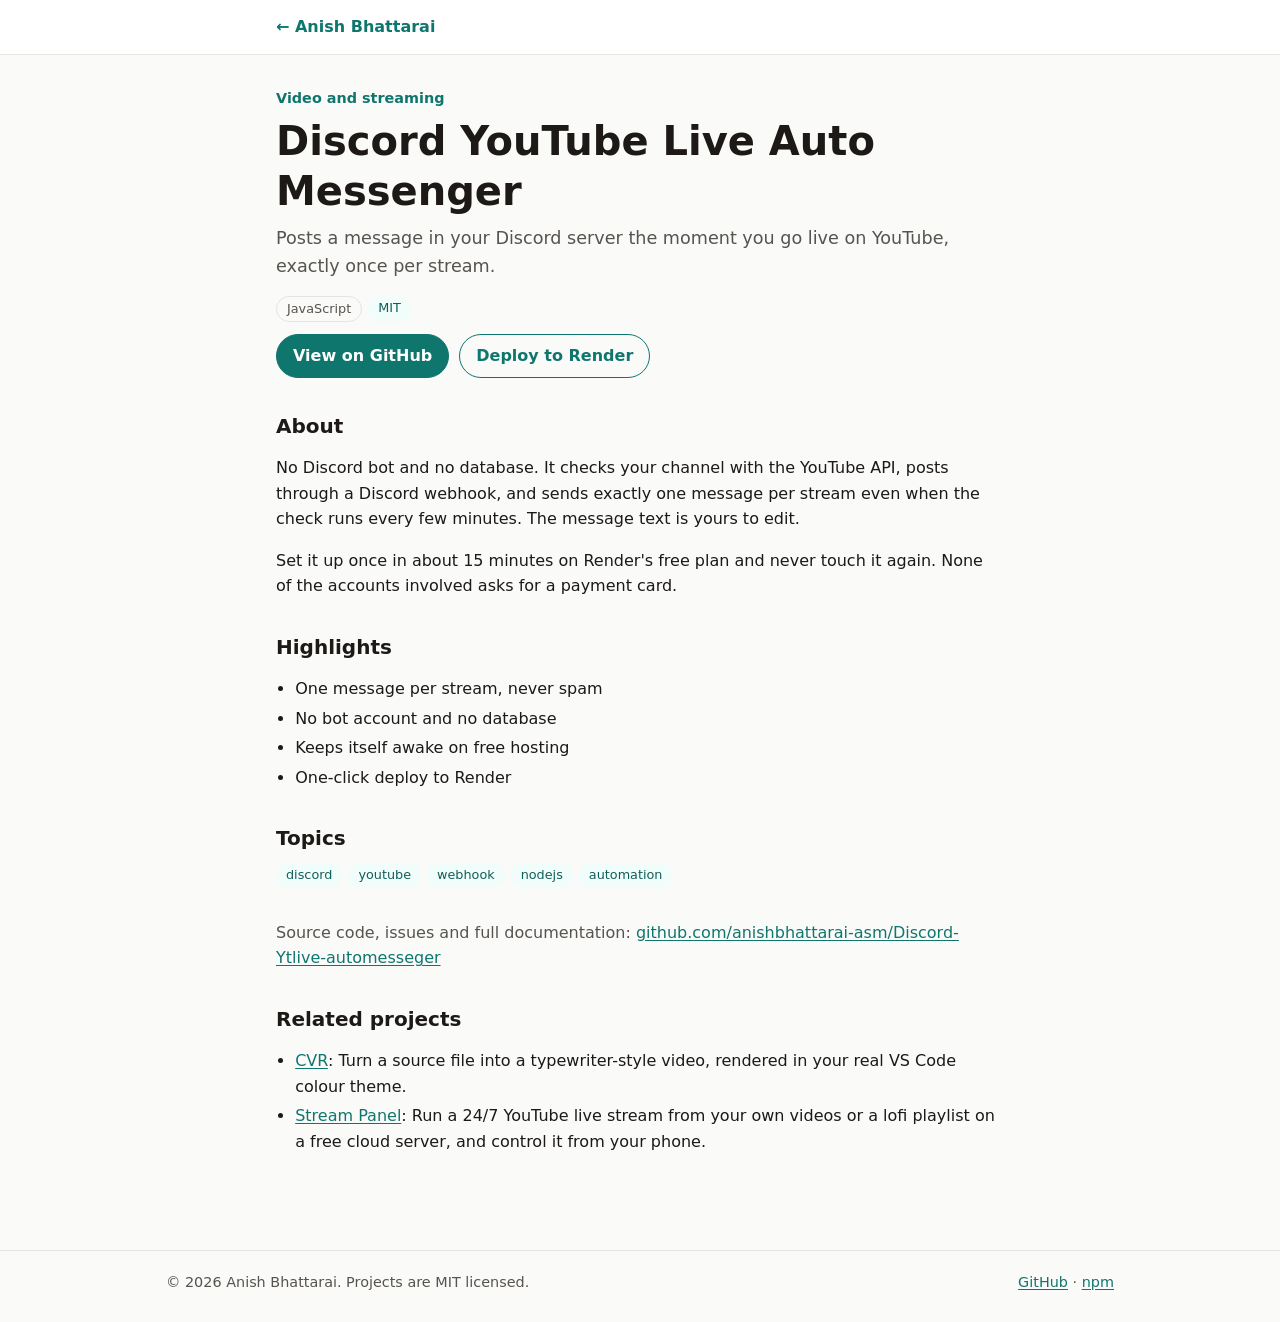
<file: projects/discord-ytlive-automesseger/index.html>
<!DOCTYPE html>
<html lang="en">
<head>
<meta charset="utf-8">
<meta name="viewport" content="width=device-width, initial-scale=1">
<title>Discord YouTube Live Auto Messenger | Anish Bhattarai</title>
<meta name="description" content="Posts a message in your Discord server the moment you go live on YouTube, exactly once per stream.">
<meta name="author" content="Anish Bhattarai">
<link rel="canonical" href="https://anishbhattarai-asm.github.io/projects/discord-ytlive-automesseger/">
<meta property="og:type" content="website">
<meta property="og:title" content="Discord YouTube Live Auto Messenger | Anish Bhattarai">
<meta property="og:description" content="Posts a message in your Discord server the moment you go live on YouTube, exactly once per stream.">
<meta property="og:url" content="https://anishbhattarai-asm.github.io/projects/discord-ytlive-automesseger/">
<meta property="og:image" content="https://github.com/anishbhattarai-asm.png?size=240">
<meta name="twitter:card" content="summary">
<meta name="color-scheme" content="light dark">
<meta name="google-site-verification" content="j8reBdE3fEtpz5bDb62e8pweoYer8cZxdplri8LsFM8">
<link rel="icon" href="/assets/favicon.svg" type="image/svg+xml">
<link rel="stylesheet" href="/assets/site.css">
<script type="application/ld+json">{"@context":"https://schema.org","@type":"SoftwareSourceCode","name":"Discord YouTube Live Auto Messenger","description":"Posts a message in your Discord server the moment you go live on YouTube, exactly once per stream.","url":"https://anishbhattarai-asm.github.io/projects/discord-ytlive-automesseger/","codeRepository":"https://github.com/anishbhattarai-asm/Discord-Ytlive-automesseger","programmingLanguage":"JavaScript","license":"https://opensource.org/licenses/MIT","keywords":"discord, youtube, webhook, nodejs, automation","author":{"@type":"Person","name":"Anish Bhattarai","url":"https://anishbhattarai-asm.github.io/","image":"https://github.com/anishbhattarai-asm.png?size=240","sameAs":["https://github.com/anishbhattarai-asm","https://www.npmjs.com/~anishbhattarai"]}}</script>
</head>
<body>
<a class="skip" href="#main">Skip to content</a>
<header class="bar">
  <div class="wrap"><a href="/">&larr; Anish Bhattarai</a></div>
</header>
<main id="main" class="wrap project">
<p class="eyebrow">Video and streaming</p>
<h1>Discord YouTube Live Auto Messenger</h1>
<p class="lead">Posts a message in your Discord server the moment you go live on YouTube, exactly once per stream.</p>
<p class="meta"><span class="lang">JavaScript</span><span class="tag">MIT</span></p>
<p class="actions"><a class="button" href="https://github.com/anishbhattarai-asm/Discord-Ytlive-automesseger">View on GitHub</a><a class="button ghost" href="https://render.com/deploy?repo=https://github.com/anishbhattarai-asm/Discord-Ytlive-automesseger">Deploy to Render</a></p>

<h2>About</h2>
<p>No Discord bot and no database. It checks your channel with the YouTube API, posts through a Discord webhook, and sends exactly one message per stream even when the check runs every few minutes. The message text is yours to edit.</p>
<p>Set it up once in about 15 minutes on Render&#39;s free plan and never touch it again. None of the accounts involved asks for a payment card.</p>
<h2>Highlights</h2>
<ul class="highlights"><li>One message per stream, never spam</li><li>No bot account and no database</li><li>Keeps itself awake on free hosting</li><li>One-click deploy to Render</li></ul>

<h2>Topics</h2>
<p class="meta"><span class="tag">discord</span><span class="tag">youtube</span><span class="tag">webhook</span><span class="tag">nodejs</span><span class="tag">automation</span></p>
<p class="source">Source code, issues and full documentation: <a href="https://github.com/anishbhattarai-asm/Discord-Ytlive-automesseger">github.com/anishbhattarai-asm/Discord-Ytlive-automesseger</a></p>
<h2>Related projects</h2>
<ul class="related"><li><a href="/projects/cvr/">CVR</a>: Turn a source file into a typewriter-style video, rendered in your real VS Code colour theme.</li><li><a href="/projects/247yt/">Stream Panel</a>: Run a 24/7 YouTube live stream from your own videos or a lofi playlist on a free cloud server, and control it from your phone.</li></ul>
</main>
<footer class="footer">
  <div class="wrap">
    <p>&copy; 2026 Anish Bhattarai. Projects are MIT licensed.</p>
    <p><a href="https://github.com/anishbhattarai-asm">GitHub</a> <span aria-hidden="true">&middot;</span> <a href="https://www.npmjs.com/~anishbhattarai">npm</a></p>
  </div>
</footer>
</body>
</html>
</file>
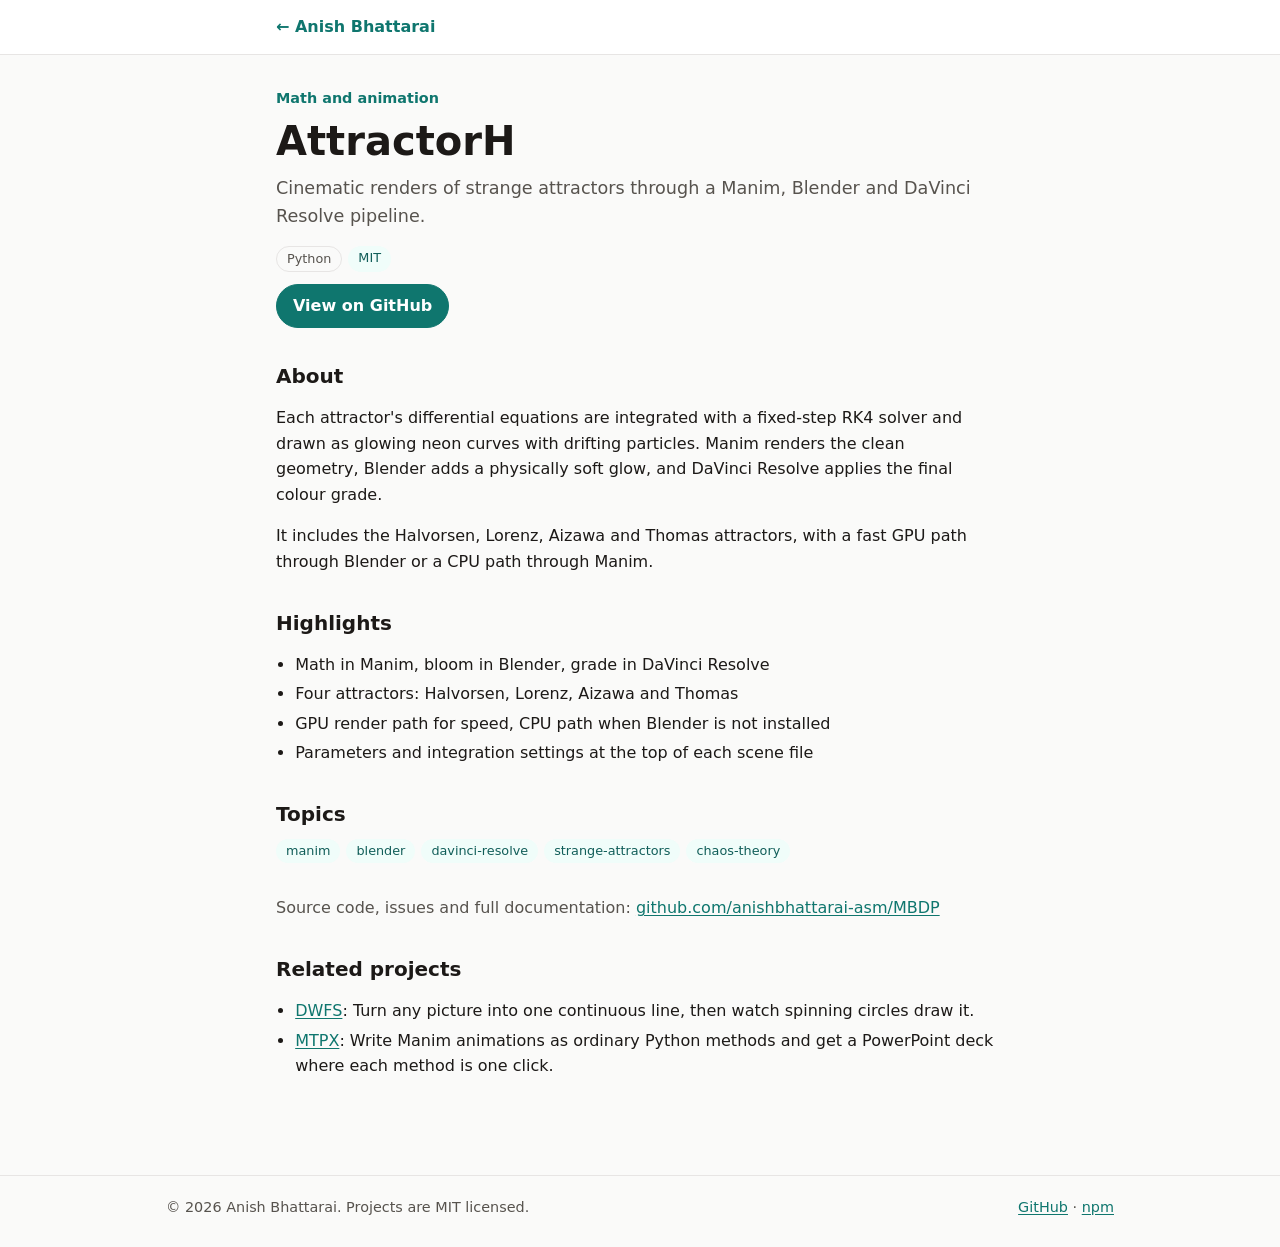
<file: projects/mbdp/index.html>
<!DOCTYPE html>
<html lang="en">
<head>
<meta charset="utf-8">
<meta name="viewport" content="width=device-width, initial-scale=1">
<title>AttractorH: cinematic strange attractors | Anish Bhattarai</title>
<meta name="description" content="Cinematic renders of strange attractors through a Manim, Blender and DaVinci Resolve pipeline.">
<meta name="author" content="Anish Bhattarai">
<link rel="canonical" href="https://anishbhattarai-asm.github.io/projects/mbdp/">
<meta property="og:type" content="website">
<meta property="og:title" content="AttractorH: cinematic strange attractors | Anish Bhattarai">
<meta property="og:description" content="Cinematic renders of strange attractors through a Manim, Blender and DaVinci Resolve pipeline.">
<meta property="og:url" content="https://anishbhattarai-asm.github.io/projects/mbdp/">
<meta property="og:image" content="https://github.com/anishbhattarai-asm.png?size=240">
<meta name="twitter:card" content="summary">
<meta name="color-scheme" content="light dark">
<meta name="google-site-verification" content="j8reBdE3fEtpz5bDb62e8pweoYer8cZxdplri8LsFM8">
<link rel="icon" href="/assets/favicon.svg" type="image/svg+xml">
<link rel="stylesheet" href="/assets/site.css">
<script type="application/ld+json">{"@context":"https://schema.org","@type":"SoftwareSourceCode","name":"AttractorH","description":"Cinematic renders of strange attractors through a Manim, Blender and DaVinci Resolve pipeline.","url":"https://anishbhattarai-asm.github.io/projects/mbdp/","codeRepository":"https://github.com/anishbhattarai-asm/MBDP","programmingLanguage":"Python","license":"https://opensource.org/licenses/MIT","keywords":"manim, blender, davinci-resolve, strange-attractors, chaos-theory","author":{"@type":"Person","name":"Anish Bhattarai","url":"https://anishbhattarai-asm.github.io/","image":"https://github.com/anishbhattarai-asm.png?size=240","sameAs":["https://github.com/anishbhattarai-asm","https://www.npmjs.com/~anishbhattarai"]}}</script>
</head>
<body>
<a class="skip" href="#main">Skip to content</a>
<header class="bar">
  <div class="wrap"><a href="/">&larr; Anish Bhattarai</a></div>
</header>
<main id="main" class="wrap project">
<p class="eyebrow">Math and animation</p>
<h1>AttractorH</h1>
<p class="lead">Cinematic renders of strange attractors through a Manim, Blender and DaVinci Resolve pipeline.</p>
<p class="meta"><span class="lang">Python</span><span class="tag">MIT</span></p>
<p class="actions"><a class="button" href="https://github.com/anishbhattarai-asm/MBDP">View on GitHub</a></p>

<h2>About</h2>
<p>Each attractor&#39;s differential equations are integrated with a fixed-step RK4 solver and drawn as glowing neon curves with drifting particles. Manim renders the clean geometry, Blender adds a physically soft glow, and DaVinci Resolve applies the final colour grade.</p>
<p>It includes the Halvorsen, Lorenz, Aizawa and Thomas attractors, with a fast GPU path through Blender or a CPU path through Manim.</p>
<h2>Highlights</h2>
<ul class="highlights"><li>Math in Manim, bloom in Blender, grade in DaVinci Resolve</li><li>Four attractors: Halvorsen, Lorenz, Aizawa and Thomas</li><li>GPU render path for speed, CPU path when Blender is not installed</li><li>Parameters and integration settings at the top of each scene file</li></ul>

<h2>Topics</h2>
<p class="meta"><span class="tag">manim</span><span class="tag">blender</span><span class="tag">davinci-resolve</span><span class="tag">strange-attractors</span><span class="tag">chaos-theory</span></p>
<p class="source">Source code, issues and full documentation: <a href="https://github.com/anishbhattarai-asm/MBDP">github.com/anishbhattarai-asm/MBDP</a></p>
<h2>Related projects</h2>
<ul class="related"><li><a href="/projects/dwfs/">DWFS</a>: Turn any picture into one continuous line, then watch spinning circles draw it.</li><li><a href="/projects/mpx/">MTPX</a>: Write Manim animations as ordinary Python methods and get a PowerPoint deck where each method is one click.</li></ul>
</main>
<footer class="footer">
  <div class="wrap">
    <p>&copy; 2026 Anish Bhattarai. Projects are MIT licensed.</p>
    <p><a href="https://github.com/anishbhattarai-asm">GitHub</a> <span aria-hidden="true">&middot;</span> <a href="https://www.npmjs.com/~anishbhattarai">npm</a></p>
  </div>
</footer>
</body>
</html>
</file>
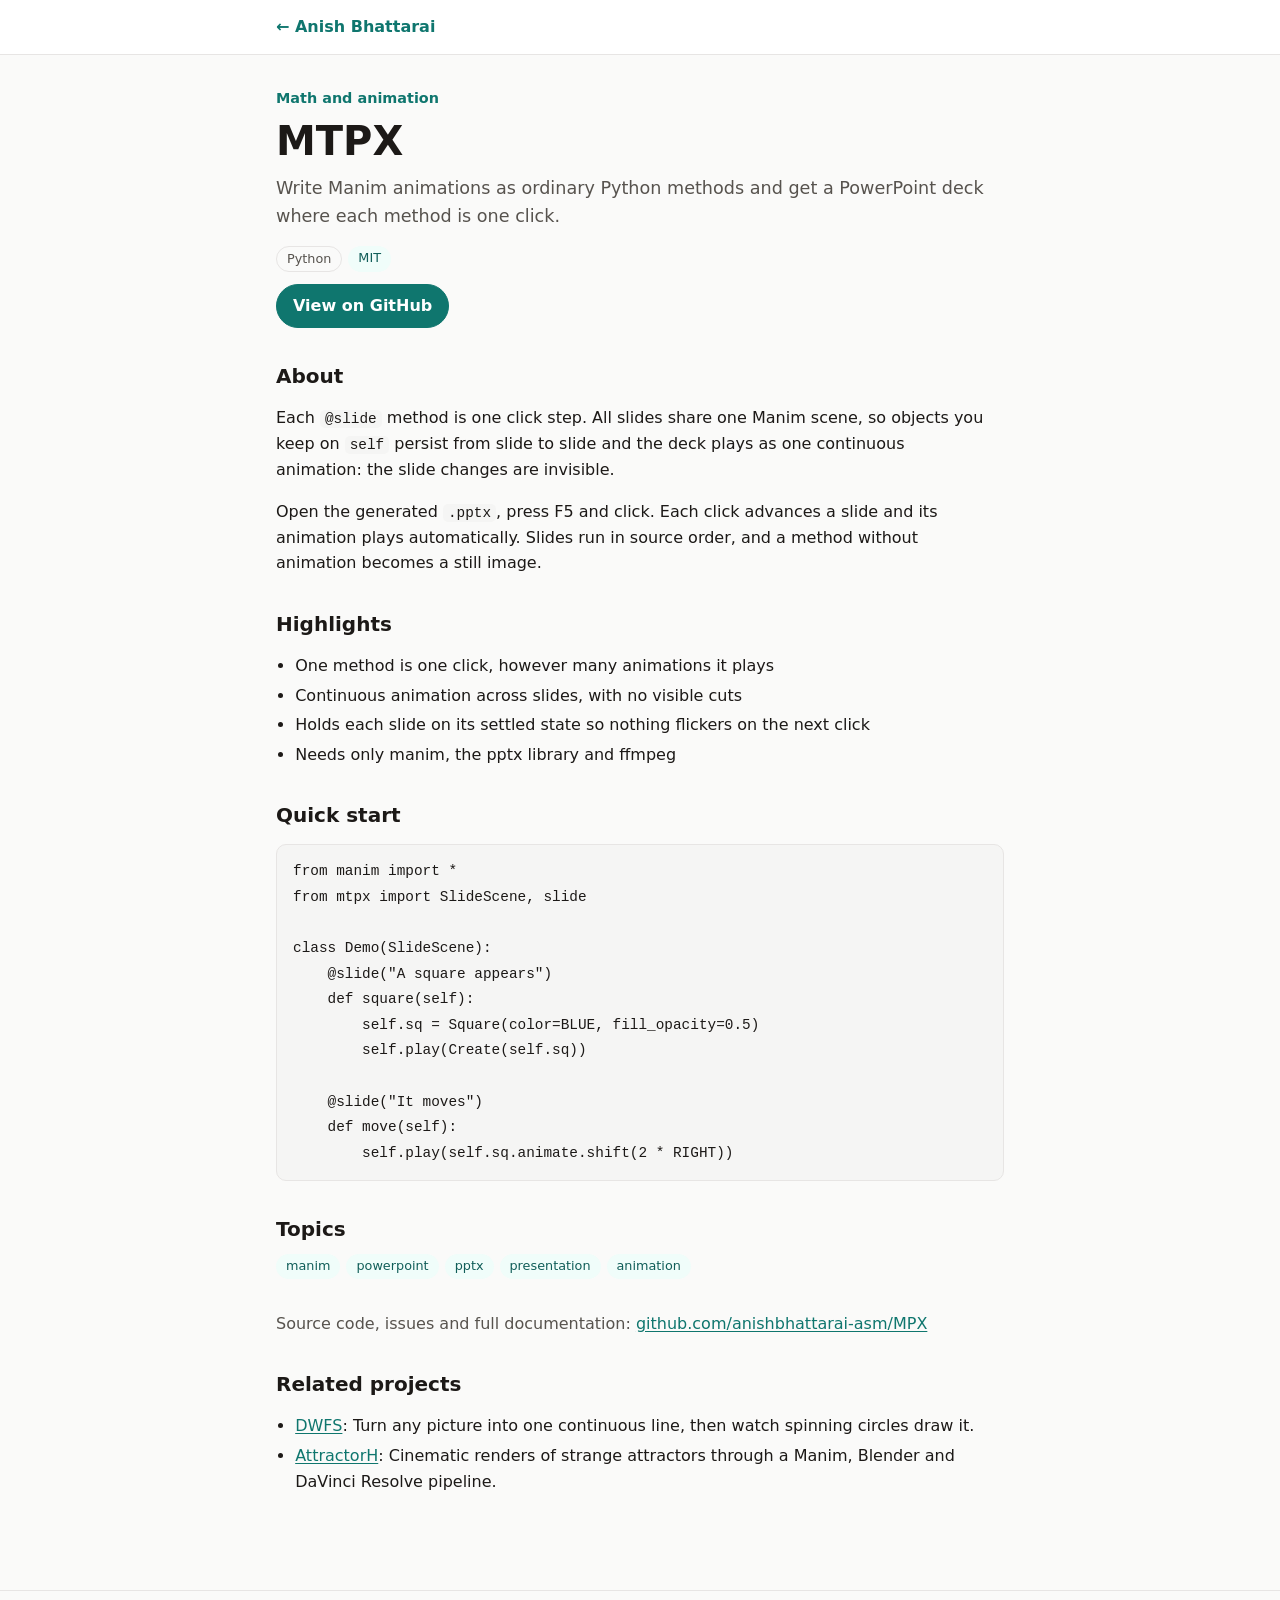
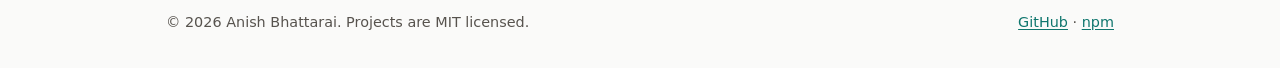
<file: projects/mpx/index.html>
<!DOCTYPE html>
<html lang="en">
<head>
<meta charset="utf-8">
<meta name="viewport" content="width=device-width, initial-scale=1">
<title>MTPX: Manim animations as PowerPoint slides | Anish Bhattarai</title>
<meta name="description" content="Write Manim animations as ordinary Python methods and get a PowerPoint deck where each method is one click.">
<meta name="author" content="Anish Bhattarai">
<link rel="canonical" href="https://anishbhattarai-asm.github.io/projects/mpx/">
<meta property="og:type" content="website">
<meta property="og:title" content="MTPX: Manim animations as PowerPoint slides | Anish Bhattarai">
<meta property="og:description" content="Write Manim animations as ordinary Python methods and get a PowerPoint deck where each method is one click.">
<meta property="og:url" content="https://anishbhattarai-asm.github.io/projects/mpx/">
<meta property="og:image" content="https://github.com/anishbhattarai-asm.png?size=240">
<meta name="twitter:card" content="summary">
<meta name="color-scheme" content="light dark">
<meta name="google-site-verification" content="j8reBdE3fEtpz5bDb62e8pweoYer8cZxdplri8LsFM8">
<link rel="icon" href="/assets/favicon.svg" type="image/svg+xml">
<link rel="stylesheet" href="/assets/site.css">
<script type="application/ld+json">{"@context":"https://schema.org","@type":"SoftwareSourceCode","name":"MTPX","description":"Write Manim animations as ordinary Python methods and get a PowerPoint deck where each method is one click.","url":"https://anishbhattarai-asm.github.io/projects/mpx/","codeRepository":"https://github.com/anishbhattarai-asm/MPX","programmingLanguage":"Python","license":"https://opensource.org/licenses/MIT","keywords":"manim, powerpoint, pptx, presentation, animation","author":{"@type":"Person","name":"Anish Bhattarai","url":"https://anishbhattarai-asm.github.io/","image":"https://github.com/anishbhattarai-asm.png?size=240","sameAs":["https://github.com/anishbhattarai-asm","https://www.npmjs.com/~anishbhattarai"]}}</script>
</head>
<body>
<a class="skip" href="#main">Skip to content</a>
<header class="bar">
  <div class="wrap"><a href="/">&larr; Anish Bhattarai</a></div>
</header>
<main id="main" class="wrap project">
<p class="eyebrow">Math and animation</p>
<h1>MTPX</h1>
<p class="lead">Write Manim animations as ordinary Python methods and get a PowerPoint deck where each method is one click.</p>
<p class="meta"><span class="lang">Python</span><span class="tag">MIT</span></p>
<p class="actions"><a class="button" href="https://github.com/anishbhattarai-asm/MPX">View on GitHub</a></p>

<h2>About</h2>
<p>Each <code>@slide</code> method is one click step. All slides share one Manim scene, so objects you keep on <code>self</code> persist from slide to slide and the deck plays as one continuous animation: the slide changes are invisible.</p>
<p>Open the generated <code>.pptx</code>, press F5 and click. Each click advances a slide and its animation plays automatically. Slides run in source order, and a method without animation becomes a still image.</p>
<h2>Highlights</h2>
<ul class="highlights"><li>One method is one click, however many animations it plays</li><li>Continuous animation across slides, with no visible cuts</li><li>Holds each slide on its settled state so nothing flickers on the next click</li><li>Needs only manim, the pptx library and ffmpeg</li></ul>
<h2>Quick start</h2>
<pre><code class="language-python">from manim import *
from mtpx import SlideScene, slide

class Demo(SlideScene):
    @slide(&quot;A square appears&quot;)
    def square(self):
        self.sq = Square(color=BLUE, fill_opacity=0.5)
        self.play(Create(self.sq))

    @slide(&quot;It moves&quot;)
    def move(self):
        self.play(self.sq.animate.shift(2 * RIGHT))</code></pre>
<h2>Topics</h2>
<p class="meta"><span class="tag">manim</span><span class="tag">powerpoint</span><span class="tag">pptx</span><span class="tag">presentation</span><span class="tag">animation</span></p>
<p class="source">Source code, issues and full documentation: <a href="https://github.com/anishbhattarai-asm/MPX">github.com/anishbhattarai-asm/MPX</a></p>
<h2>Related projects</h2>
<ul class="related"><li><a href="/projects/dwfs/">DWFS</a>: Turn any picture into one continuous line, then watch spinning circles draw it.</li><li><a href="/projects/mbdp/">AttractorH</a>: Cinematic renders of strange attractors through a Manim, Blender and DaVinci Resolve pipeline.</li></ul>
</main>
<footer class="footer">
  <div class="wrap">
    <p>&copy; 2026 Anish Bhattarai. Projects are MIT licensed.</p>
    <p><a href="https://github.com/anishbhattarai-asm">GitHub</a> <span aria-hidden="true">&middot;</span> <a href="https://www.npmjs.com/~anishbhattarai">npm</a></p>
  </div>
</footer>
</body>
</html>
</file>
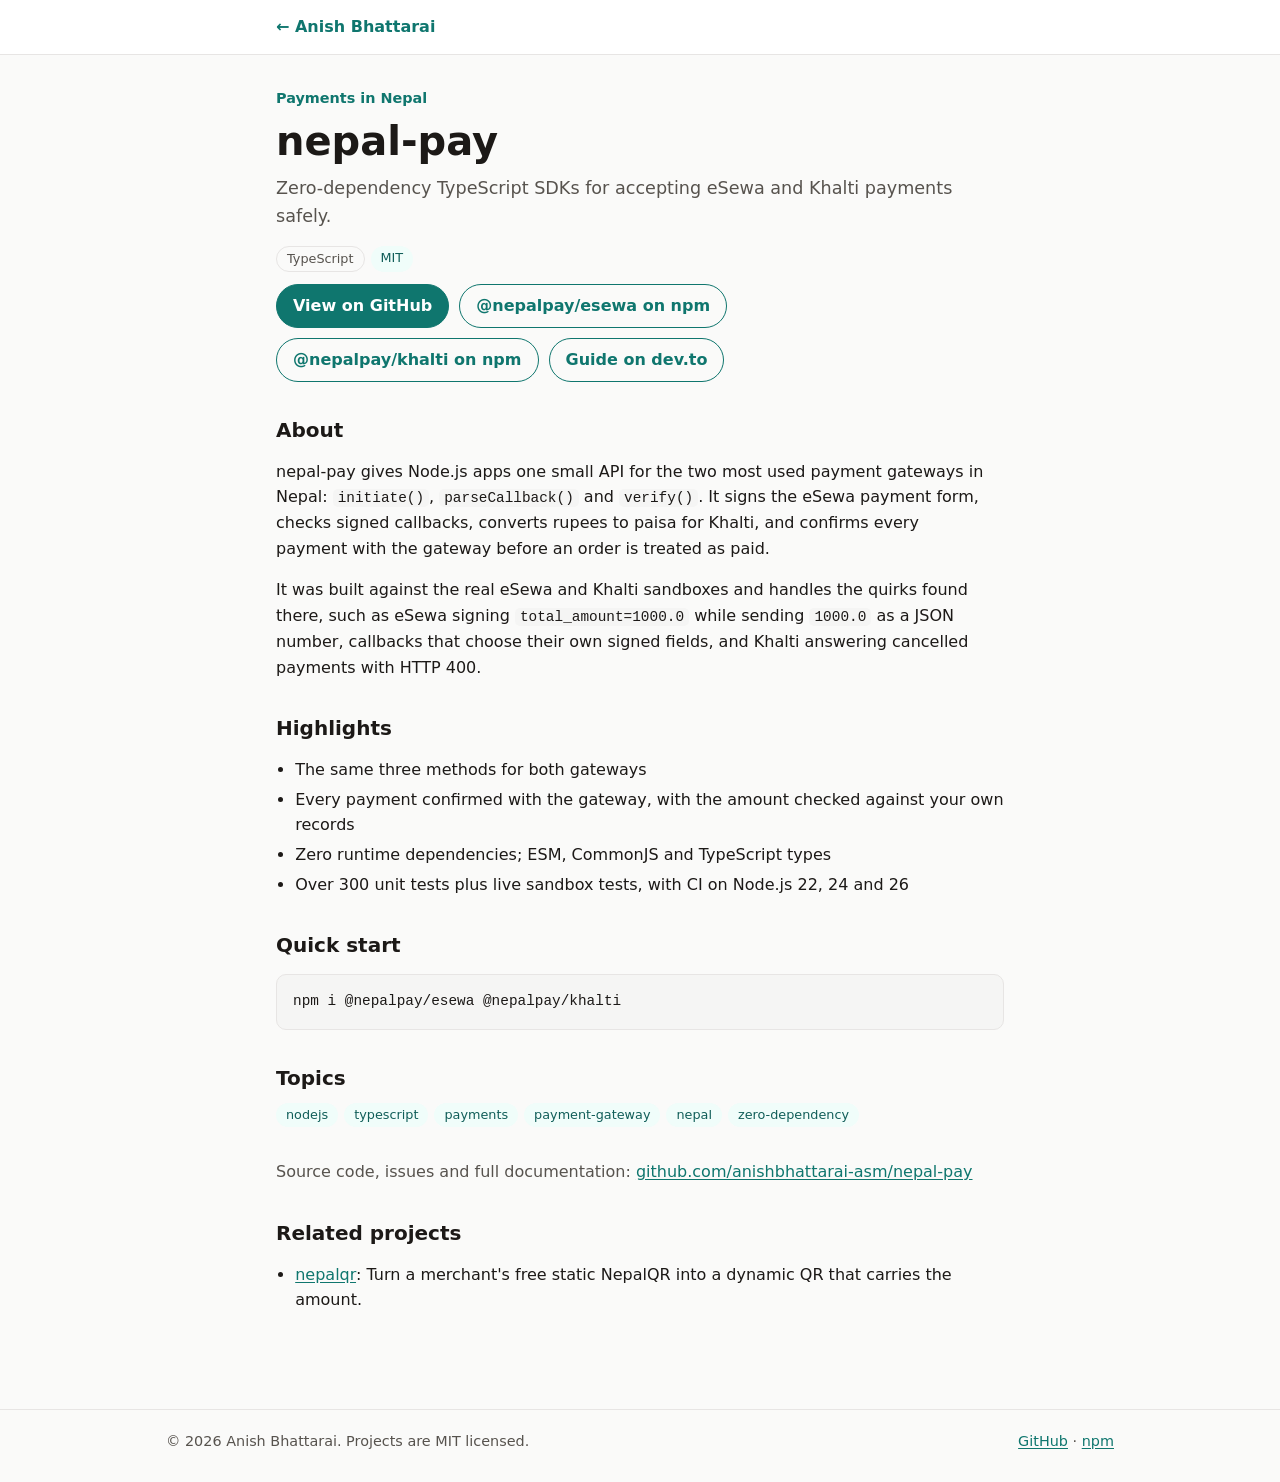
<file: projects/nepal-pay/index.html>
<!DOCTYPE html>
<html lang="en">
<head>
<meta charset="utf-8">
<meta name="viewport" content="width=device-width, initial-scale=1">
<title>nepal-pay: eSewa and Khalti SDKs for Node.js | Anish Bhattarai</title>
<meta name="description" content="Zero-dependency TypeScript SDKs for accepting eSewa and Khalti payments safely.">
<meta name="author" content="Anish Bhattarai">
<link rel="canonical" href="https://anishbhattarai-asm.github.io/projects/nepal-pay/">
<meta property="og:type" content="website">
<meta property="og:title" content="nepal-pay: eSewa and Khalti SDKs for Node.js | Anish Bhattarai">
<meta property="og:description" content="Zero-dependency TypeScript SDKs for accepting eSewa and Khalti payments safely.">
<meta property="og:url" content="https://anishbhattarai-asm.github.io/projects/nepal-pay/">
<meta property="og:image" content="https://github.com/anishbhattarai-asm.png?size=240">
<meta name="twitter:card" content="summary">
<meta name="color-scheme" content="light dark">
<meta name="google-site-verification" content="j8reBdE3fEtpz5bDb62e8pweoYer8cZxdplri8LsFM8">
<link rel="icon" href="/assets/favicon.svg" type="image/svg+xml">
<link rel="stylesheet" href="/assets/site.css">
<script type="application/ld+json">{"@context":"https://schema.org","@type":"SoftwareSourceCode","name":"nepal-pay","description":"Zero-dependency TypeScript SDKs for accepting eSewa and Khalti payments safely.","url":"https://anishbhattarai-asm.github.io/projects/nepal-pay/","codeRepository":"https://github.com/anishbhattarai-asm/nepal-pay","programmingLanguage":"TypeScript","license":"https://opensource.org/licenses/MIT","keywords":"nodejs, typescript, payments, payment-gateway, nepal, zero-dependency","author":{"@type":"Person","name":"Anish Bhattarai","url":"https://anishbhattarai-asm.github.io/","image":"https://github.com/anishbhattarai-asm.png?size=240","sameAs":["https://github.com/anishbhattarai-asm","https://www.npmjs.com/~anishbhattarai"]}}</script>
</head>
<body>
<a class="skip" href="#main">Skip to content</a>
<header class="bar">
  <div class="wrap"><a href="/">&larr; Anish Bhattarai</a></div>
</header>
<main id="main" class="wrap project">
<p class="eyebrow">Payments in Nepal</p>
<h1>nepal-pay</h1>
<p class="lead">Zero-dependency TypeScript SDKs for accepting eSewa and Khalti payments safely.</p>
<p class="meta"><span class="lang">TypeScript</span><span class="tag">MIT</span></p>
<p class="actions"><a class="button" href="https://github.com/anishbhattarai-asm/nepal-pay">View on GitHub</a><a class="button ghost" href="https://www.npmjs.com/package/@nepalpay/esewa">@nepalpay/esewa on npm</a><a class="button ghost" href="https://www.npmjs.com/package/@nepalpay/khalti">@nepalpay/khalti on npm</a><a class="button ghost" href="https://dev.to/anishbhattaraiasm/accepting-esewa-and-khalti-in-nodejs-the-redirect-is-not-the-payment-4pgo">Guide on dev.to</a></p>

<h2>About</h2>
<p>nepal-pay gives Node.js apps one small API for the two most used payment gateways in Nepal: <code>initiate()</code>, <code>parseCallback()</code> and <code>verify()</code>. It signs the eSewa payment form, checks signed callbacks, converts rupees to paisa for Khalti, and confirms every payment with the gateway before an order is treated as paid.</p>
<p>It was built against the real eSewa and Khalti sandboxes and handles the quirks found there, such as eSewa signing <code>total_amount=1000.0</code> while sending <code>1000.0</code> as a JSON number, callbacks that choose their own signed fields, and Khalti answering cancelled payments with HTTP 400.</p>
<h2>Highlights</h2>
<ul class="highlights"><li>The same three methods for both gateways</li><li>Every payment confirmed with the gateway, with the amount checked against your own records</li><li>Zero runtime dependencies; ESM, CommonJS and TypeScript types</li><li>Over 300 unit tests plus live sandbox tests, with CI on Node.js 22, 24 and 26</li></ul>
<h2>Quick start</h2>
<pre><code class="language-sh">npm i @nepalpay/esewa @nepalpay/khalti</code></pre>
<h2>Topics</h2>
<p class="meta"><span class="tag">nodejs</span><span class="tag">typescript</span><span class="tag">payments</span><span class="tag">payment-gateway</span><span class="tag">nepal</span><span class="tag">zero-dependency</span></p>
<p class="source">Source code, issues and full documentation: <a href="https://github.com/anishbhattarai-asm/nepal-pay">github.com/anishbhattarai-asm/nepal-pay</a></p>
<h2>Related projects</h2>
<ul class="related"><li><a href="/projects/nepalqr/">nepalqr</a>: Turn a merchant&#39;s free static NepalQR into a dynamic QR that carries the amount.</li></ul>
</main>
<footer class="footer">
  <div class="wrap">
    <p>&copy; 2026 Anish Bhattarai. Projects are MIT licensed.</p>
    <p><a href="https://github.com/anishbhattarai-asm">GitHub</a> <span aria-hidden="true">&middot;</span> <a href="https://www.npmjs.com/~anishbhattarai">npm</a></p>
  </div>
</footer>
</body>
</html>
</file>
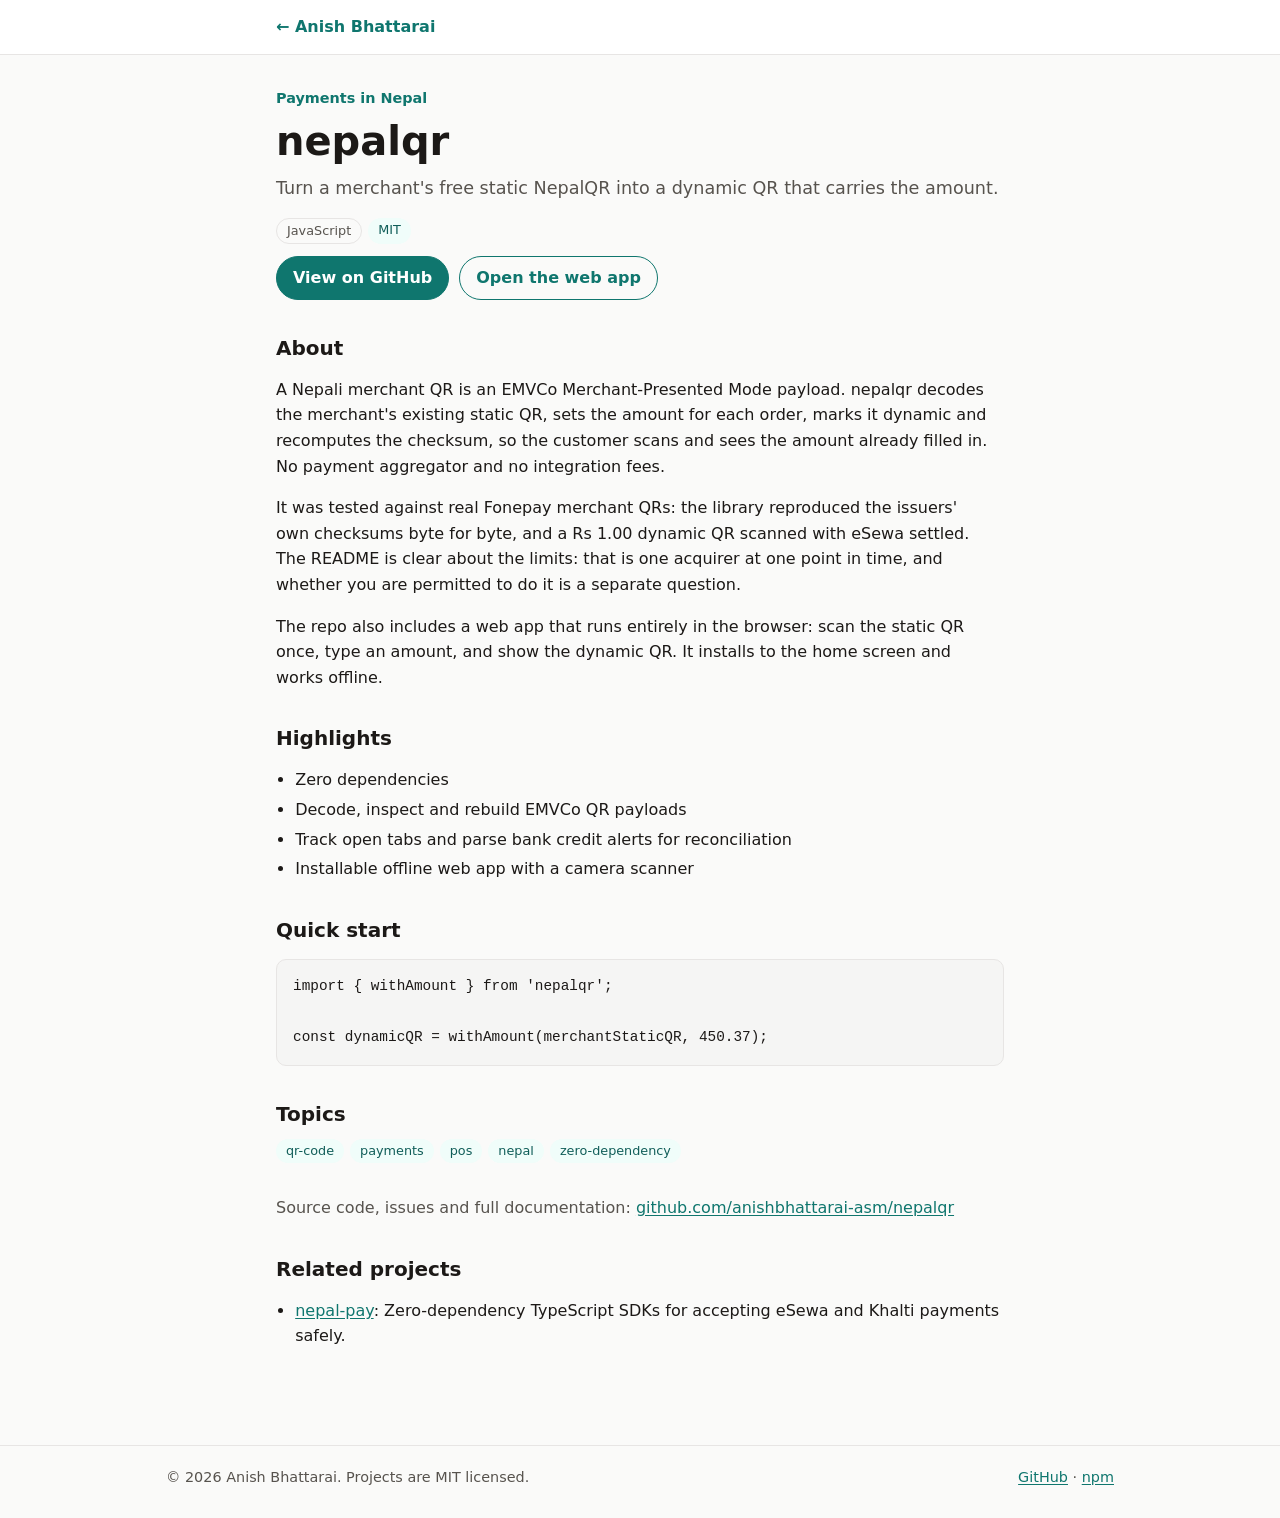
<file: projects/nepalqr/index.html>
<!DOCTYPE html>
<html lang="en">
<head>
<meta charset="utf-8">
<meta name="viewport" content="width=device-width, initial-scale=1">
<title>nepalqr: dynamic amounts for NepalQR | Anish Bhattarai</title>
<meta name="description" content="Turn a merchant&#39;s free static NepalQR into a dynamic QR that carries the amount.">
<meta name="author" content="Anish Bhattarai">
<link rel="canonical" href="https://anishbhattarai-asm.github.io/projects/nepalqr/">
<meta property="og:type" content="website">
<meta property="og:title" content="nepalqr: dynamic amounts for NepalQR | Anish Bhattarai">
<meta property="og:description" content="Turn a merchant&#39;s free static NepalQR into a dynamic QR that carries the amount.">
<meta property="og:url" content="https://anishbhattarai-asm.github.io/projects/nepalqr/">
<meta property="og:image" content="https://github.com/anishbhattarai-asm.png?size=240">
<meta name="twitter:card" content="summary">
<meta name="color-scheme" content="light dark">
<meta name="google-site-verification" content="j8reBdE3fEtpz5bDb62e8pweoYer8cZxdplri8LsFM8">
<link rel="icon" href="/assets/favicon.svg" type="image/svg+xml">
<link rel="stylesheet" href="/assets/site.css">
<script type="application/ld+json">{"@context":"https://schema.org","@type":"SoftwareSourceCode","name":"nepalqr","description":"Turn a merchant's free static NepalQR into a dynamic QR that carries the amount.","url":"https://anishbhattarai-asm.github.io/projects/nepalqr/","codeRepository":"https://github.com/anishbhattarai-asm/nepalqr","programmingLanguage":"JavaScript","license":"https://opensource.org/licenses/MIT","keywords":"qr-code, payments, pos, nepal, zero-dependency","author":{"@type":"Person","name":"Anish Bhattarai","url":"https://anishbhattarai-asm.github.io/","image":"https://github.com/anishbhattarai-asm.png?size=240","sameAs":["https://github.com/anishbhattarai-asm","https://www.npmjs.com/~anishbhattarai"]}}</script>
</head>
<body>
<a class="skip" href="#main">Skip to content</a>
<header class="bar">
  <div class="wrap"><a href="/">&larr; Anish Bhattarai</a></div>
</header>
<main id="main" class="wrap project">
<p class="eyebrow">Payments in Nepal</p>
<h1>nepalqr</h1>
<p class="lead">Turn a merchant&#39;s free static NepalQR into a dynamic QR that carries the amount.</p>
<p class="meta"><span class="lang">JavaScript</span><span class="tag">MIT</span></p>
<p class="actions"><a class="button" href="https://github.com/anishbhattarai-asm/nepalqr">View on GitHub</a><a class="button ghost" href="https://anishbhattarai-asm.github.io/nepalqr/">Open the web app</a></p>

<h2>About</h2>
<p>A Nepali merchant QR is an EMVCo Merchant-Presented Mode payload. nepalqr decodes the merchant&#39;s existing static QR, sets the amount for each order, marks it dynamic and recomputes the checksum, so the customer scans and sees the amount already filled in. No payment aggregator and no integration fees.</p>
<p>It was tested against real Fonepay merchant QRs: the library reproduced the issuers&#39; own checksums byte for byte, and a Rs 1.00 dynamic QR scanned with eSewa settled. The README is clear about the limits: that is one acquirer at one point in time, and whether you are permitted to do it is a separate question.</p>
<p>The repo also includes a web app that runs entirely in the browser: scan the static QR once, type an amount, and show the dynamic QR. It installs to the home screen and works offline.</p>
<h2>Highlights</h2>
<ul class="highlights"><li>Zero dependencies</li><li>Decode, inspect and rebuild EMVCo QR payloads</li><li>Track open tabs and parse bank credit alerts for reconciliation</li><li>Installable offline web app with a camera scanner</li></ul>
<h2>Quick start</h2>
<pre><code class="language-js">import { withAmount } from &#39;nepalqr&#39;;

const dynamicQR = withAmount(merchantStaticQR, 450.37);</code></pre>
<h2>Topics</h2>
<p class="meta"><span class="tag">qr-code</span><span class="tag">payments</span><span class="tag">pos</span><span class="tag">nepal</span><span class="tag">zero-dependency</span></p>
<p class="source">Source code, issues and full documentation: <a href="https://github.com/anishbhattarai-asm/nepalqr">github.com/anishbhattarai-asm/nepalqr</a></p>
<h2>Related projects</h2>
<ul class="related"><li><a href="/projects/nepal-pay/">nepal-pay</a>: Zero-dependency TypeScript SDKs for accepting eSewa and Khalti payments safely.</li></ul>
</main>
<footer class="footer">
  <div class="wrap">
    <p>&copy; 2026 Anish Bhattarai. Projects are MIT licensed.</p>
    <p><a href="https://github.com/anishbhattarai-asm">GitHub</a> <span aria-hidden="true">&middot;</span> <a href="https://www.npmjs.com/~anishbhattarai">npm</a></p>
  </div>
</footer>
</body>
</html>
</file>
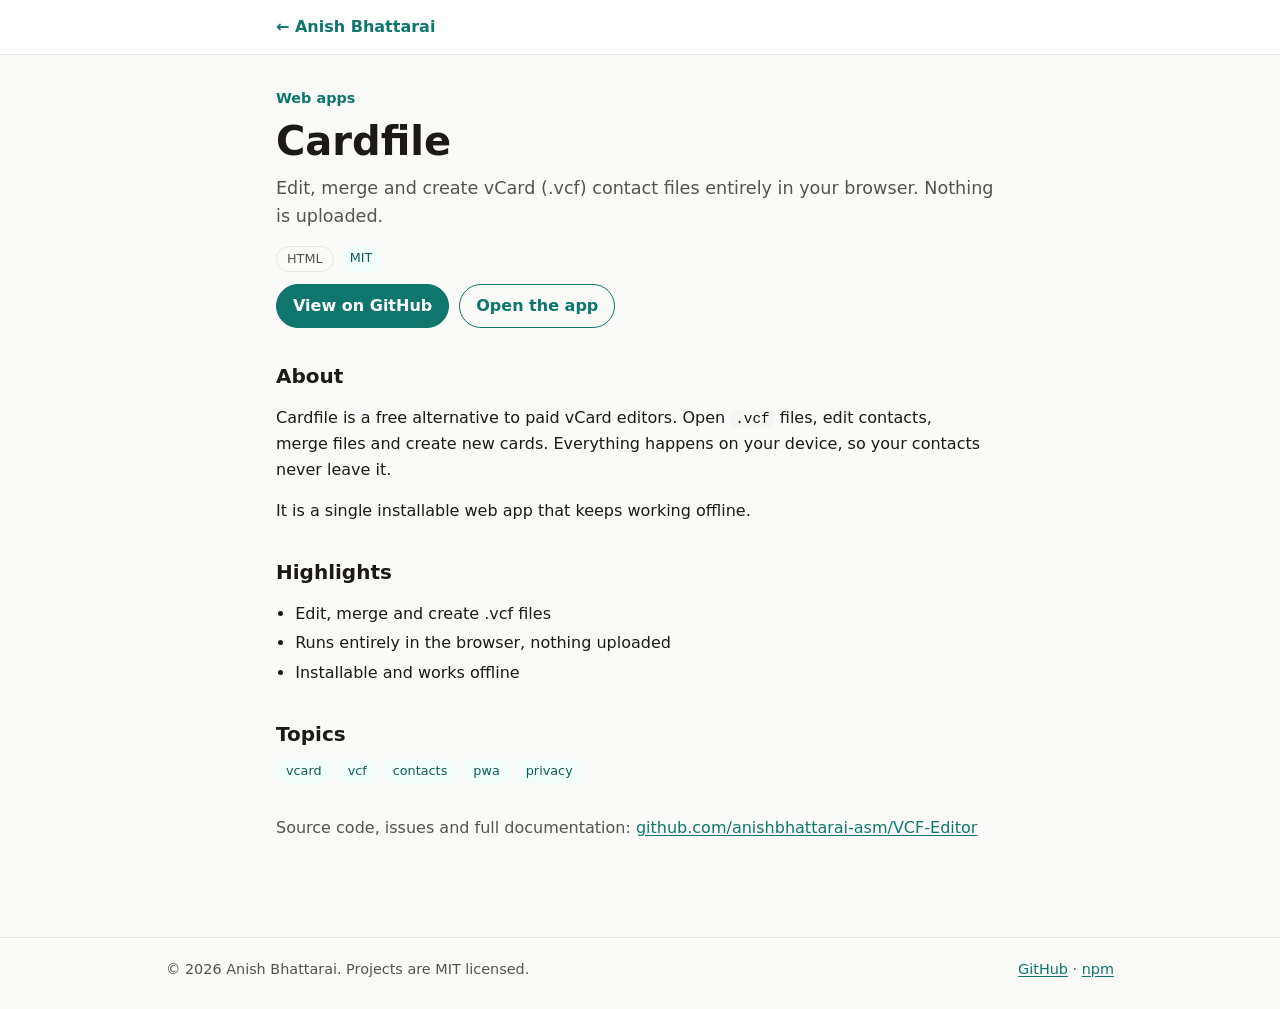
<file: projects/vcf-editor/index.html>
<!DOCTYPE html>
<html lang="en">
<head>
<meta charset="utf-8">
<meta name="viewport" content="width=device-width, initial-scale=1">
<title>Cardfile: a free vCard (.vcf) editor | Anish Bhattarai</title>
<meta name="description" content="Edit, merge and create vCard (.vcf) contact files entirely in your browser. Nothing is uploaded.">
<meta name="author" content="Anish Bhattarai">
<link rel="canonical" href="https://anishbhattarai-asm.github.io/projects/vcf-editor/">
<meta property="og:type" content="website">
<meta property="og:title" content="Cardfile: a free vCard (.vcf) editor | Anish Bhattarai">
<meta property="og:description" content="Edit, merge and create vCard (.vcf) contact files entirely in your browser. Nothing is uploaded.">
<meta property="og:url" content="https://anishbhattarai-asm.github.io/projects/vcf-editor/">
<meta property="og:image" content="https://github.com/anishbhattarai-asm.png?size=240">
<meta name="twitter:card" content="summary">
<meta name="color-scheme" content="light dark">
<meta name="google-site-verification" content="j8reBdE3fEtpz5bDb62e8pweoYer8cZxdplri8LsFM8">
<link rel="icon" href="/assets/favicon.svg" type="image/svg+xml">
<link rel="stylesheet" href="/assets/site.css">
<script type="application/ld+json">{"@context":"https://schema.org","@type":"SoftwareSourceCode","name":"Cardfile","description":"Edit, merge and create vCard (.vcf) contact files entirely in your browser. Nothing is uploaded.","url":"https://anishbhattarai-asm.github.io/projects/vcf-editor/","codeRepository":"https://github.com/anishbhattarai-asm/VCF-Editor","programmingLanguage":"HTML","license":"https://opensource.org/licenses/MIT","keywords":"vcard, vcf, contacts, pwa, privacy","author":{"@type":"Person","name":"Anish Bhattarai","url":"https://anishbhattarai-asm.github.io/","image":"https://github.com/anishbhattarai-asm.png?size=240","sameAs":["https://github.com/anishbhattarai-asm","https://www.npmjs.com/~anishbhattarai"]}}</script>
</head>
<body>
<a class="skip" href="#main">Skip to content</a>
<header class="bar">
  <div class="wrap"><a href="/">&larr; Anish Bhattarai</a></div>
</header>
<main id="main" class="wrap project">
<p class="eyebrow">Web apps</p>
<h1>Cardfile</h1>
<p class="lead">Edit, merge and create vCard (.vcf) contact files entirely in your browser. Nothing is uploaded.</p>
<p class="meta"><span class="lang">HTML</span><span class="tag">MIT</span></p>
<p class="actions"><a class="button" href="https://github.com/anishbhattarai-asm/VCF-Editor">View on GitHub</a><a class="button ghost" href="https://anishbhattarai-asm.github.io/VCF-Editor/">Open the app</a></p>

<h2>About</h2>
<p>Cardfile is a free alternative to paid vCard editors. Open <code>.vcf</code> files, edit contacts, merge files and create new cards. Everything happens on your device, so your contacts never leave it.</p>
<p>It is a single installable web app that keeps working offline.</p>
<h2>Highlights</h2>
<ul class="highlights"><li>Edit, merge and create .vcf files</li><li>Runs entirely in the browser, nothing uploaded</li><li>Installable and works offline</li></ul>

<h2>Topics</h2>
<p class="meta"><span class="tag">vcard</span><span class="tag">vcf</span><span class="tag">contacts</span><span class="tag">pwa</span><span class="tag">privacy</span></p>
<p class="source">Source code, issues and full documentation: <a href="https://github.com/anishbhattarai-asm/VCF-Editor">github.com/anishbhattarai-asm/VCF-Editor</a></p>

</main>
<footer class="footer">
  <div class="wrap">
    <p>&copy; 2026 Anish Bhattarai. Projects are MIT licensed.</p>
    <p><a href="https://github.com/anishbhattarai-asm">GitHub</a> <span aria-hidden="true">&middot;</span> <a href="https://www.npmjs.com/~anishbhattarai">npm</a></p>
  </div>
</footer>
</body>
</html>
</file>
<file: assets/site.css>
:root {
  --bg: #fafaf9;
  --surface: #ffffff;
  --text: #1c1917;
  --muted: #57534e;
  --border: #e7e5e4;
  --accent: #0f766e;
  --accent-text: #ffffff;
  --tag: #f0fdfa;
  --tag-text: #115e59;
  --code: #f5f5f4;
  --radius: 10px;
  color-scheme: light dark;
}

@media (prefers-color-scheme: dark) {
  :root {
    --bg: #0c0a09;
    --surface: #1c1917;
    --text: #f5f5f4;
    --muted: #a8a29e;
    --border: #292524;
    --accent: #2dd4bf;
    --accent-text: #042f2e;
    --tag: #042f2e;
    --tag-text: #99f6e4;
    --code: #1c1917;
  }
}

* { box-sizing: border-box; }

body {
  margin: 0;
  background: var(--bg);
  color: var(--text);
  font: 16px/1.6 system-ui, -apple-system, "Segoe UI", Roboto, "Helvetica Neue", Arial, sans-serif;
  -webkit-text-size-adjust: 100%;
}

a { color: var(--accent); text-underline-offset: 2px; }
a:hover { text-decoration-thickness: 2px; }
:focus-visible { outline: 2px solid var(--accent); outline-offset: 2px; border-radius: 4px; }

.skip { position: absolute; left: -999px; top: 8px; }
.skip:focus { left: 16px; background: var(--surface); padding: 8px 12px; z-index: 1; }

.wrap { max-width: 980px; margin: 0 auto; padding: 0 16px; }

h1, h2, h3 { line-height: 1.25; }
h2 { font-size: 1.25rem; margin: 2.25rem 0 0.75rem; }

.hero { border-bottom: 1px solid var(--border); background: var(--surface); }
.hero-inner { display: flex; gap: 24px; align-items: center; padding-top: 48px; padding-bottom: 40px; }
.hero h1 { margin: 0 0 6px; font-size: clamp(1.75rem, 4vw, 2.4rem); }
.avatar { width: 96px; height: 96px; border-radius: 50%; border: 1px solid var(--border); flex: none; }
.lead { color: var(--muted); font-size: 1.1rem; margin: 0 0 16px; max-width: 62ch; }
.hero-links, .actions { display: flex; flex-wrap: wrap; gap: 10px; margin: 0; }

.button {
  display: inline-block;
  padding: 8px 16px;
  border-radius: 999px;
  background: var(--accent);
  color: var(--accent-text);
  font-weight: 600;
  text-decoration: none;
  border: 1px solid var(--accent);
}
.button.ghost { background: transparent; color: var(--accent); }

.grid { list-style: none; padding: 0; margin: 0; display: grid; gap: 16px; grid-template-columns: repeat(auto-fill, minmax(280px, 1fr)); }

.card {
  background: var(--surface);
  border: 1px solid var(--border);
  border-radius: var(--radius);
  padding: 18px 18px 14px;
  display: flex;
  flex-direction: column;
}
.card h3 { margin: 0 0 6px; font-size: 1.1rem; }
.card h3 a { color: var(--text); text-decoration: none; }
.card h3 a:hover { color: var(--accent); }
.card p { margin: 0 0 12px; color: var(--muted); }
.card .card-links { margin-top: auto; margin-bottom: 0; display: flex; gap: 16px; font-weight: 600; }

.meta { display: flex; flex-wrap: wrap; gap: 6px; margin: 0 0 12px; }
.lang, .tag { font-size: 0.8rem; padding: 2px 10px; border-radius: 999px; }
.lang { border: 1px solid var(--border); color: var(--muted); }
.tag { background: var(--tag); color: var(--tag-text); }

.bar { border-bottom: 1px solid var(--border); background: var(--surface); }
.bar .wrap { padding-top: 14px; padding-bottom: 14px; max-width: 760px; }
.bar a { text-decoration: none; font-weight: 600; }

.project { padding-top: 32px; padding-bottom: 32px; max-width: 760px; }
.project h1 { font-size: clamp(1.8rem, 5vw, 2.5rem); margin: 0 0 8px; }
.project p { max-width: 70ch; }
.eyebrow { color: var(--accent); font-weight: 600; font-size: 0.9rem; margin: 0 0 6px; }
.actions { margin: 4px 0 20px; }

.shot { margin: 0 0 8px; }
.shot img { display: block; width: 100%; height: auto; border-radius: var(--radius); border: 1px solid var(--border); }

.highlights, .related { padding-left: 1.2rem; }
.highlights li, .related li { margin: 4px 0; }
.source { color: var(--muted); margin-top: 2rem; }

code { font-family: ui-monospace, SFMono-Regular, Consolas, "Liberation Mono", monospace; font-size: 0.9em; background: var(--code); padding: 1px 5px; border-radius: 5px; }
pre { background: var(--code); border: 1px solid var(--border); border-radius: var(--radius); padding: 14px 16px; overflow-x: auto; }
pre code { padding: 0; background: none; }

.footer { border-top: 1px solid var(--border); margin-top: 48px; color: var(--muted); font-size: 0.9rem; }
.footer .wrap { display: flex; flex-wrap: wrap; justify-content: space-between; gap: 8px; padding-top: 20px; padding-bottom: 28px; }
.footer p { margin: 0; }

@media (max-width: 560px) {
  .hero-inner { flex-direction: column; align-items: flex-start; padding-top: 32px; }
  .avatar { width: 72px; height: 72px; }
}
</file>
